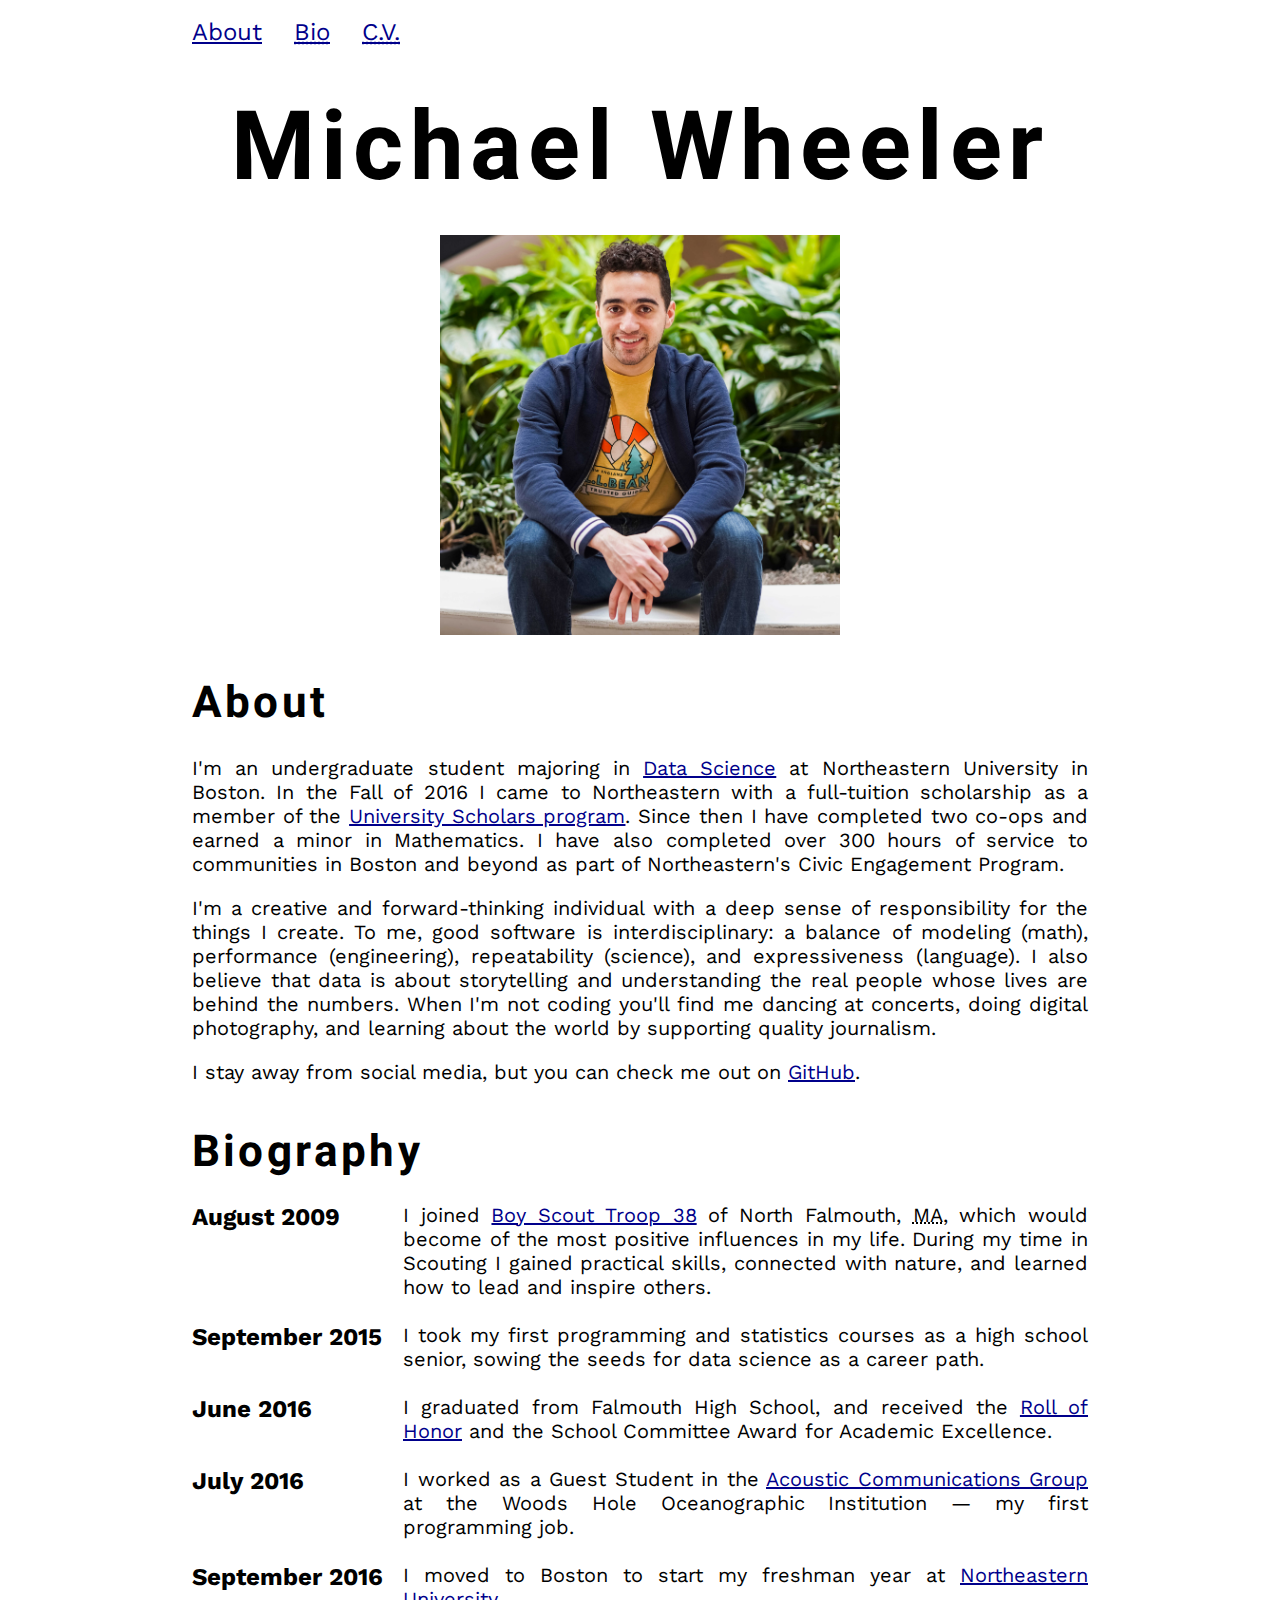
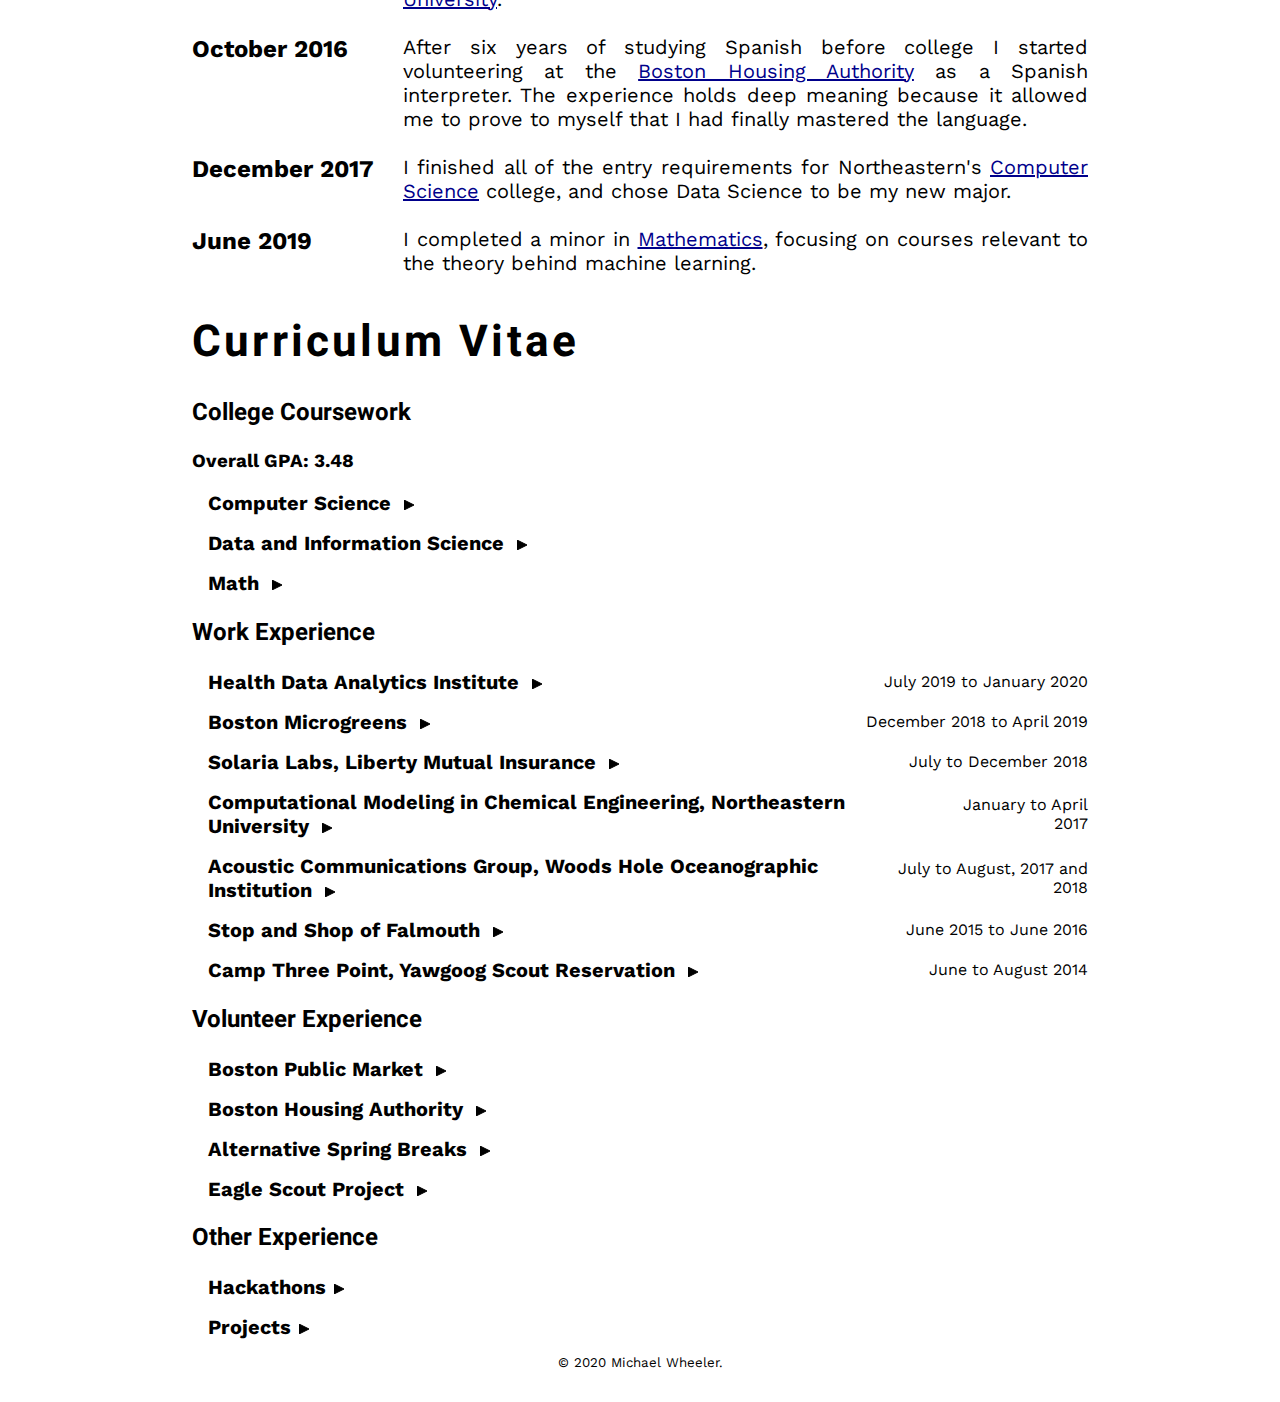
<file: index.html>
<!DOCTYPE html>
<html lang=en>

<head>
    <meta charset="utf-8">
    <meta name="viewport" content="width=device-width, initial-scale=1">
    <meta name="author" content="Michael Wheeler">
    <title>Michael Wheeler</title>
    <link href="https://fonts.googleapis.com/css?family=Heebo:800|Work+Sans&display=swap" rel="stylesheet">
    <link href="main.css" rel="stylesheet">
    <link rel="stylesheet" href="name-resizes.css">
    <link rel="stylesheet" href="screens-768.css">
    <link rel="stylesheet" href="screens-500.css">
</head>

<body>

<nav role="navigation">
    <ul>
        <li><a href="#about">About</a></li>
        <li><a href="#bio"><abbr title="Biography">Bio</abbr></a></li>
        <li><a href="#cv"><abbr title="Curriculum Vitae">C.V.</abbr></a></li>
    </ul>
</nav>

<header>
    <h1 id="big-name">Michael Wheeler</h1>
    <img id="profile-pic" src="profile_plants_bpl.jpg"
         alt="Michael Wheeler sitting and smiling next to some plants inside the Boston Public Library.">
</header>

<main role="main">
    <section id="about">
        <h1 class="section-header">About</h1>

        <p class="about-text">
            I'm an undergraduate student majoring in <a
                href="https://www.khoury.northeastern.edu/program/data-science-bs/" target="_blank">Data Science</a> at
            Northeastern University in Boston. In the Fall of 2016 I came to Northeastern with a full-tuition
            scholarship as a member of the <a href="https://www.northeastern.edu/universityscholars/" target="_blank">University
            Scholars program</a>. Since then I have completed two co-ops and earned a minor in Mathematics. I have also
            completed over 300 hours of service to communities in Boston and beyond as part of Northeastern's Civic
            Engagement Program.
        </p>
        <p class="about-text">
            I'm a creative and forward-thinking individual with a deep sense of responsibility for the things I create.
            To me, good software is interdisciplinary: a balance of modeling (math), performance (engineering),
            repeatability (science), and expressiveness (language). I also believe that data is about storytelling and
            understanding the real people whose lives are behind the numbers. When I'm not coding you'll find me dancing
            at concerts, doing digital photography, and learning about the world by supporting quality journalism.</p>
        <p class="about-text">
            I stay away from social media, but you can check me out on <a href="https://github.com/mikewheel"
                                                                          target="_blank">GitHub</a>.
        </p>
    </section>

    <section id="bio">
        <h1 class="section-header">Biography</h1>
        <div class="bio-list">
            <h2 class="bio-item-date">August 2009</h2>
            <span class="bio-item-desc">
            I joined <a href="http://www.troop38.info/" target="_blank">Boy Scout Troop 38</a> of North Falmouth, <abbr
                    title="Massachusetts">MA</abbr>, which would become of the most positive influences in my life. During my time in Scouting I gained practical skills, connected with nature, and learned how to lead and inspire others.
        </span>

            <h2 class="bio-item-date">September 2015</h2>
            <span class="bio-item-desc">
            I took my first programming and statistics courses as a high school senior, sowing the seeds for data science as a career path.
        </span>

            <h2 class="bio-item-date">June 2016</h2>
            <span class="bio-item-desc">
            I graduated from Falmouth High School, and received the <a
                    href="https://www.capenews.net/falmouth/news/falmouth-high-school-class-of-offered-wisdom-advice/article_d684e8af-48d1-57d2-ad56-dda23b098625.html"
                    target="_blank"> Roll of Honor</a> and the School Committee Award for Academic Excellence.
        </span>

            <h2 class="bio-item-date">July 2016</h2>
            <span class="bio-item-desc">
            I worked as a Guest Student in the <a href="https://acomms.whoi.edu/" target="_blank">Acoustic Communications Group</a> at the Woods Hole Oceanographic Institution — my first programming job.
        </span>

            <h2 class="bio-item-date">September 2016</h2>
            <span class="bio-item-desc">
            I moved to Boston to start my freshman year at <a href="http://www.northeastern.edu/" target="_blank">Northeastern University</a>.
        </span>

            <h2 class="bio-item-date">October 2016</h2>
            <span class="bio-item-desc">
            After six years of studying Spanish before college I started volunteering at the <a
                    href="https://www.bostonhousing.org/en/VIP.aspx" target="_blank">Boston Housing Authority</a> as a Spanish interpreter. The experience holds deep meaning because it allowed me to prove to myself that I had finally mastered the language.
        </span>

            <h2 class="bio-item-date">December 2017</h2>
            <span class="bio-item-desc">
            I finished all of the entry requirements for Northeastern's <a href="https://www.khoury.northeastern.edu/"
                                                                           target="_blank">Computer Science</a> college, and chose Data Science to be my new major.
        </span>

            <h2 class="bio-item-date">June 2019</h2>
            <span class="bio-item-desc">
            I completed a minor in <a
                    href="http://catalog.northeastern.edu/undergraduate/science/mathematics/mathematics-minor/"
                    target="_blank">Mathematics</a>, focusing on courses relevant to the theory behind machine learning.
        </span>
        </div>
    </section>

    <section id="cv">
        <h1 class="section-header">Curriculum Vitae</h1>

        <section id="college-coursework">
            <h2 class="cv-subsection-header">College Coursework</h2>
            <h3>Overall GPA: 3.48</h3>

            <details>
                <summary><b class="cv-summary-text">Computer Science</b>
                    <span class="details-icon"></span></summary>
                <div class="cv-course-list">
                    <span class="cv-course-number">CS 4120</span>
                    <span class="cv-course-name">Natural Language Processing</span>
                    <span class="cv-course-grade">S</span>

                    <span class="cv-course-number">CS 4800</span>
                    <span class="cv-course-name">Algorithms and Data</span>
                    <span class="cv-course-grade">B</span>

                    <span class="cv-course-number">CS 4100</span>
                    <span class="cv-course-title">Artificial Intelligence</span>
                    <span class="cv-course-grade">A</span>

                    <span class="cv-course-number">CS 3500</span>
                    <span class="cv-course-title">Object-Oriented Design</span>
                    <span class="cv-course-grade">B+</span>


                    <span class="cv-course-number">CS 3200</span>
                    <span class="cv-course-title">Database Design</span>
                    <span class="cv-course-grade">A-</span>


                    <span class="cv-course-number">CS 2800</span>
                    <span class="cv-course-title">Logic and Computation</span>
                    <span class="cv-course-grade">B</span>


                    <span class="cv-course-number">CS 2510</span>
                    <span class="cv-course-title">Fundamentals 2</span>
                    <span class="cv-course-grade">B</span>


                    <span class="cv-course-number">CS 2500</span>
                    <span class="cv-course-title">Fundamentals 1</span>
                    <span class="cv-course-grade">A</span>


                    <span class="cv-course-number">CS 1800</span>
                    <span class="cv-course-title">Discrete Structures</span>
                    <span class="cv-course-grade">A</span>


                    <span class="cv-course-number">CS 1210</span>
                    <span class="cv-course-title">Co-op Prep</span>
                    <span class="cv-course-grade">A</span>

                </div>
            </details>

            <details>
                <summary><b class="cv-summary-text">Data and Information Science</b>
                    <span class="details-icon"></span></summary>
                <div class="cv-course-list">
                    <span class="cv-course-number">DS 4400</span>
                    <span class="cv-course-name">Introduction to Machine Learning 1</span>
                    <span class="cv-course-grade">A</span>

                    <span class="cv-course-number">DS 4300</span>
                    <span class="cv-course-name">Large Scale Information Storage and Retrieval</span>
                    <span class="cv-course-grade">C</span>

                    <span class="cv-course-number">DS 4200</span>
                    <span class="cv-course-name">Information Visualization</span>
                    <span class="cv-course-grade">A</span>

                    <span class="cv-course-number">DS 4100</span>
                    <span class="cv-course-name">Data Collection and Analysis</span>
                    <span class="cv-course-grade">A</span>

                    <span class="cv-course-number">IS 2000</span>
                    <span class="cv-course-name">Principles of Information Science</span>
                    <span class="cv-course-grade">A</span>
                </div>
            </details>

            <details>
                <summary><b class="cv-summary-text">Math</b>
                    <span class="details-icon"></span></summary>
                <div class="cv-course-list">
                    <span class="cv-course-number">MATH 4581</span>
                    <span class="cv-course-name">Statistics and Stochastic Processes</span>
                    <span class="cv-course-grade">B+</span>

                    <span class="cv-course-number">MATH 3081</span>
                    <span class="cv-course-name">Probability and Statistics</span>
                    <span class="cv-course-grade">A</span>

                    <span class="cv-course-number">MATH 2331</span>
                    <span class="cv-course-name">Linear Algebra</span>
                    <span class="cv-course-grade">A-</span>

                    <span class="cv-course-number">MATH 2321</span>
                    <span class="cv-course-name">Calculus 3 for Engineers</span>
                    <span class="cv-course-grade">A-</span>

                    <span class="cv-course-number">MATH 1342</span>
                    <span class="cv-course-name">Calculus 2 for Engineers</span>
                    <span class="cv-course-grade">B</span>
                </div>
            </details>
        </section>

        <section id="work-experience">
            <h2 class="cv-subsection-header">Work Experience</h2>
            <ol class="cv-experience-list" reversed>
                <li class="cv-experience">
                    <details>
                        <summary>
                        <span class="cv-experience-summary-with-date">
                            <span class="cv-experience-place">
                                <b class="cv-summary-text">Health Data Analytics Institute</b>
                                <span class="details-icon"></span>
                            </span>
                            <span class="cv-experience-time">July 2019 to January 2020</span>
                        </span>
                        </summary>
                        <p>I designed a prototype of a computer-assisted coding platform that brought in $2 to 3 million
                            of continued funding for further development. I also contributed to the construction of an
                            <abbr title="Application Programming Interface">API</abbr> for delivering model predictions
                            to clients with a focus on extensibility across different algorithms and data formats. <a
                                    href="http://www.hda-institute.com/" target="_blank">(link)</a>
                        </p>
                    </details>
                </li>

                <li class="cv-experience">
                    <details>
                        <summary>
                        <span class="cv-experience-summary-with-date">
                            <span class="cv-experience-place">
                                <b class="cv-summary-text">Boston Microgreens</b>
                            <span class="details-icon"></span></span>
                            <span class="cv-experience-time">December 2018 to April 2019</span>
                        </span>
                        </summary>
                        <p>I served as Lead Software Engineer for a team of six developers. I led sprint meetings,
                            managed team workflow across Github and Slack, and collaborated with the <abbr
                                    title="Chief Executive Officer">CEO</abbr> to hire two co-ops for the Fall semester.
                            Under my leadership the team developed a minimum viable solution for greenhouse inventory
                            management in eight weeks. <a href="https://www.microgreens.boston/"
                                                          target="_blank">(link)</a>
                        </p>
                    </details>
                </li>

                <li class="cv-experience">
                    <details>
                        <summary>
                        <span class="cv-experience-summary-with-date">
                            <span class="cv-experience-place">
                                <b class="cv-summary-text">Solaria Labs, Liberty Mutual Insurance</b>
                                <span class="details-icon"></span>
                            </span>
                            <span class="cv-experience-time">July to December 2018</span>
                        </span>
                        </summary>
                        <p>I worked on the expansion of the Total Home Score project, leveraging cutting-edge data
                            processing and visualization tools to create a quality assurance solution scaled to over 50
                            million new addresses. I also joined together the Dask and Luigi libraries in Python to
                            achieve the efficient distributed execution of data pipelines on larger-than-memory
                            datasets. <a href="https://www.solarialabs.com/" target="_blank">(link)</a>
                        </p>
                    </details>
                </li>

                <li class="cv-experience">
                    <details>
                        <summary>
                        <span class="cv-experience-summary-with-date">
                            <span class="cv-experience-place">
                                <b class="cv-summary-text">Computational Modeling in Chemical Engineering,
                                Northeastern University</b>
                            <span class="details-icon"></span>
                            </span>
                            <span class="cv-experience-time">January to April 2017</span>
                        </span>
                        </summary>
                        <p>I did a semester of directed research, improving the data representations backing a Django
                            solution used by researchers to catalogue and predict complex chemical kinetics. <a
                                    href="https://web.northeastern.edu/comocheng/" target="_blank">(link)</a>
                        </p>
                    </details>
                </li>

                <li class="cv-experience">
                    <details>
                        <summary>
                        <span class="cv-experience-summary-with-date">
                            <span class="cv-experience-place">
                                <b class="cv-summary-text">Acoustic Communications Group, Woods Hole Oceanographic Institution</b>
                                <span class="details-icon"></span>
                            </span>
                            <span class="cv-experience-time">July to August, 2017 and 2018</span>
                        </span>
                        </summary>
                        <p>I conducted hardware and firmware testing of acoustic device prototypes, and maintained a
                            testing framework which included a Django app to display results. I also collaborated with
                            engineers on a rudimentary data pipeline to preprocess sonar recordings for a system
                            developed under the <abbr title="Defense Advanced Research Projects Agency">DARPA</abbr> <a
                                    href="https://www.darpa.mil/program/assured-arctic-awareness" target="_blank">
                                Future Arctic Sensing Technologies</a> project. <a href="https://acomms.whoi.edu/"
                                                                                   target="_blank">(link)</a>
                        </p>
                    </details>
                </li>

                <li class="cv-experience">
                    <details>
                        <summary>
                        <span class="cv-experience-summary-with-date">
                            <span class="cv-experience-place">
                                <b class="cv-summary-text">Stop and Shop of Falmouth</b>
                                <span class="details-icon"></span>
                            </span>
                            <span class="cv-experience-time">June 2015 to June 2016</span>
                        </span>
                        </summary>
                        <p>I was a cashier and grocery bagger during high school.</p></details>
                </li>

                <li class="cv-experience">
                    <details>
                        <summary>
                        <span class="cv-experience-summary-with-date">
                            <span class="cv-experience-place">
                                <b class="cv-summary-text">Camp Three Point, Yawgoog Scout Reservation</b>
                                <span class="details-icon"></span>
                            </span>
                            <span class="cv-experience-time">June to August 2014</span>
                        </span>
                        </summary>
                        <p>I was a camp counselor on the Challenge Course. My responsibilities included belaying, course
                            setup, and leading scouts through high- and low-ropes programs <a
                                    href="https://www.yawgoog.org/camp-three-point.html" target="_blank">(link)</a>
                        </p>
                    </details>
                </li>
            </ol>
        </section>

        <section id="volunteer-experience">
            <h2 class="cv-subsection-header">Volunteer Experience</h2>
            <ol class="cv-experience-list" reversed>
                <li class="cv-experience">
                    <details>
                        <summary>
                        <span class="cv-experience-place"><b class="cv-summary-text">Boston Public Market</b>
                            <span class="details-icon"></span></span>
                        </summary>
                        <p>I manned the info desk, assisted visitors, and provided support for special events.
                            <a href="https://bostonpublicmarket.org/" target="_blank">(link)</a>
                        </p>
                    </details>
                </li>

                <li class="cv-experience">
                    <details>
                        <summary>
                        <span class="cv-experience-place"><b class="cv-summary-text">Boston Housing Authority</b>
                        <span class="details-icon"></span></span>
                        </summary>
                        <p>
                            I answered the Spanish line, translating requests for maintenance and application status
                            checks from Boston residents to Housing Authority staff. I also occasionally did live
                            interpreting for community events and for meetings with Housing officers.
                            <a href="https://www.bostonhousing.org/en/VIP.aspx" target="_blank">(link)</a>
                        </p>
                    </details>
                </li>

                <li class="cv-experience">
                    <details>
                        <summary>
                        <span class="cv-experience-place"><b class="cv-summary-text">Alternative Spring Breaks</b>
                        <span class="details-icon"></span></span>
                        </summary>
                        <p>
                            I traveled with service groups with Northeastern twice. The first trip was in 2017 to the
                            Washita Battlefield National Historic Site in Roger Mills County, Oklahoma where we worked
                            on invasive species removal and other land management tasks. The second was in 2018 to the
                            Island School in Eleuthera, The Bahamas where we assisted researchers with tagging sea
                            turtles. <a
                                href="https://www.northeastern.edu/communityservice/for-students/programs/alternative-spring-break/"
                                target="_blank">(link)</a>
                        </p>
                    </details>
                </li>

                <li class="cv-experience">
                    <details>
                        <summary>
                        <span class="cv-experience-place"><b class="cv-summary-text">Eagle Scout Project</b>
                        <span class="details-icon"></span></span>
                        </summary>
                        <p>
                            I led a crew in the removal of over 200 golf balls from old driving range as part of its
                            conversion to a public park. My crew also cleaned up invasive species and saved a tree from
                            a vine grown <em>three inches thick</em>. <a
                                href="https://300committee.org/conservation-lands/teaticket-park/" target="_blank">(link)</a>
                        </p>
                    </details>
                </li>
            </ol>
        </section>

        <section id="other-experience">
            <h2 class="cv-subsection-header">Other Experience</h2>

            <details>
                <summary><b class="cv-summary-text">Hackathons</b><span class="details-icon"></span></summary>
                <ol class="cv-other-list">
                    <li><p>HackBeanpot 2019
                        <a href="https://github.com/mikewheel/facebook-audit"
                           target="_blank"><strong>Winner!</strong></a></p>
                    </li>
                    <li><p>HackUMass 2018</p></li>
                    <li><p>BostonHacks 2017, 2018</p></li>
                    <li><p>HuskyHacks 2016</p></li>
                </ol>
            </details>

            <details>
                <summary><b class="cv-summary-text">Projects</b><span class="details-icon"></span></summary>
                <ul class="cv-other-list">
                    <li><p><a href="https://openai.com/blog/better-language-models/">GPT-2</a> for generative song
                        lyrics: <a href="https://github.com/mikewheel/ghostwriter">code</a>,
                        <a href="https://docs.google.com/document/d/11hM9KWkKIrts3BuVKGp8PvXTBsQDE72BfRXPBnHWl1g/edit?usp=sharing">paper</a>
                        for project submission</p>
                    </li>
                    <li><p>Graphical understanding of Wikipedia: <a
                            href="https://github.com/mikewheel/wikipedia-graph-extraction">code</a>, <a
                            href="https://docs.google.com/document/d/1g2AhvFBKZ3k3pVcNbZZR0jA_35G7m_joKIRI1uOS7Ig/edit?usp=sharing">paper</a>
                        for project submission</p>
                    </li>
                    <li><p>Literature review on natural language <abbr title="User interfaces">UIs</abbr> in mobile
                        health: in progress</p></li>
                </ul>
            </details>
        </section>

    </section>
</main>

<footer role="contentinfo">
    <span><small>&copy; 2020 Michael Wheeler.</small></span>
    <div>
        <small id="debug"></small>
    </div>
</footer>
</body>
</html>
</file>
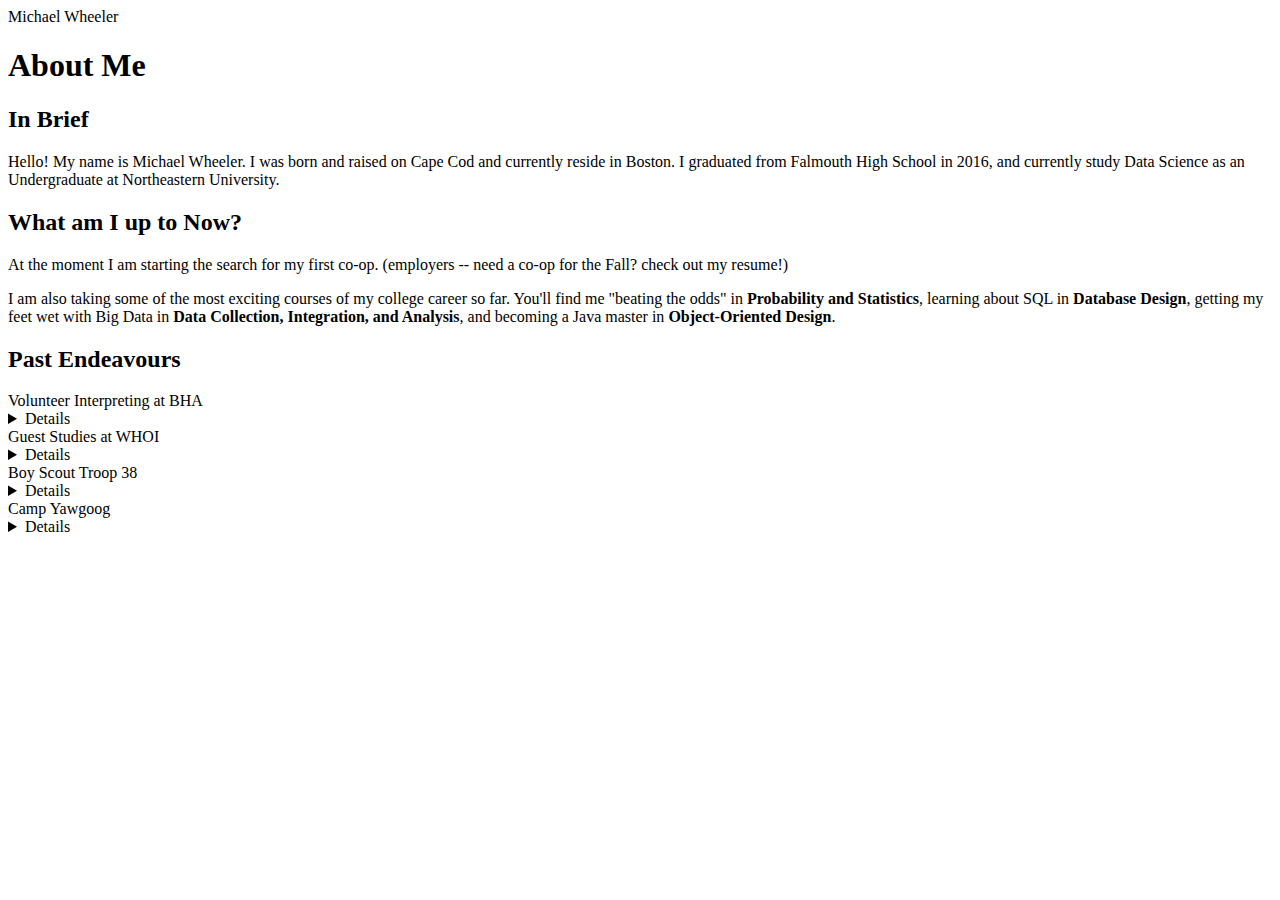
<file: about.html>
<html>
<head>
</head>
<body>
 <nav></nav>
 <header>
  Michael Wheeler
 </header>
 <main>
   <h1>About Me</h1>
   <article>
     <section>
      <h2>In Brief</h2>
      <p>
       Hello! My name is Michael Wheeler. I was born and raised on Cape Cod and currently reside in Boston.
       I graduated from Falmouth High School in 2016, and currently study Data Science as an Undergraduate at 
       Northeastern University.  
      </p>
     </section>
     <section>
      <h2>What am I up to Now?</h2>
       <p>
       At the moment I am starting the search for my first co-op.
       (employers -- need a co-op for the Fall? check out my <a href"resume.html">resume</a>!)
       </p>
       <p> <!-- TODO -- make this a UL? -->
       I am also taking some of the most exciting courses of my college career so far. You'll find me
       "beating the odds" in <b>Probability and Statistics</b>, learning about SQL in <b>Database Design</b>,
       getting my feet wet with Big Data in <b>Data Collection, Integration, and Analysis</b>, and becoming 
       a Java master in <b>Object-Oriented Design</b>.
       </p>
     </section>
     <section>
      <h2>Past Endeavours</h2>
        <summary>Volunteer Interpreting at BHA</summary>
        <details>
         <p>
         </p>
        </details>
        <summary>Guest Studies at WHOI</summary>
        <details>
         <p>
          Between July 2016 and August 2017 while not at school I worked as a Guest Student under the 
          <a href="acomms.whoi.edu">Acoustic Communications Group</a> at
          the <a href="whoi.edu">Woods Hole Oceanographic Institution</a> in Woods Hole, Massachusetts. 
          One project I had the privelige of contributing to was the brand-new WHOI 205118a -- a low-power solution 
          that makes use of Intel's Edison module to offer advanced control over Micro-modems and other acoustic 
          communications equipment during deployments. As the very first user of the 205118a, my work included
          testing and documenting its setup, configuration, and environmental limits and providing 
          feedback based on my results; as well as prepping boards for initial shipments to some of the Group's partners.
         </p>
         <p>
         
         </p>
        </details>
        <summary>Boy Scout Troop 38</summary>
        <details></details>
        <summary>Camp Yawgoog</summary>
        <details></details>
      <p>
     </section>
   </article>
 </main>
 <footer>
 </footer>
</body>
</html>
</file>
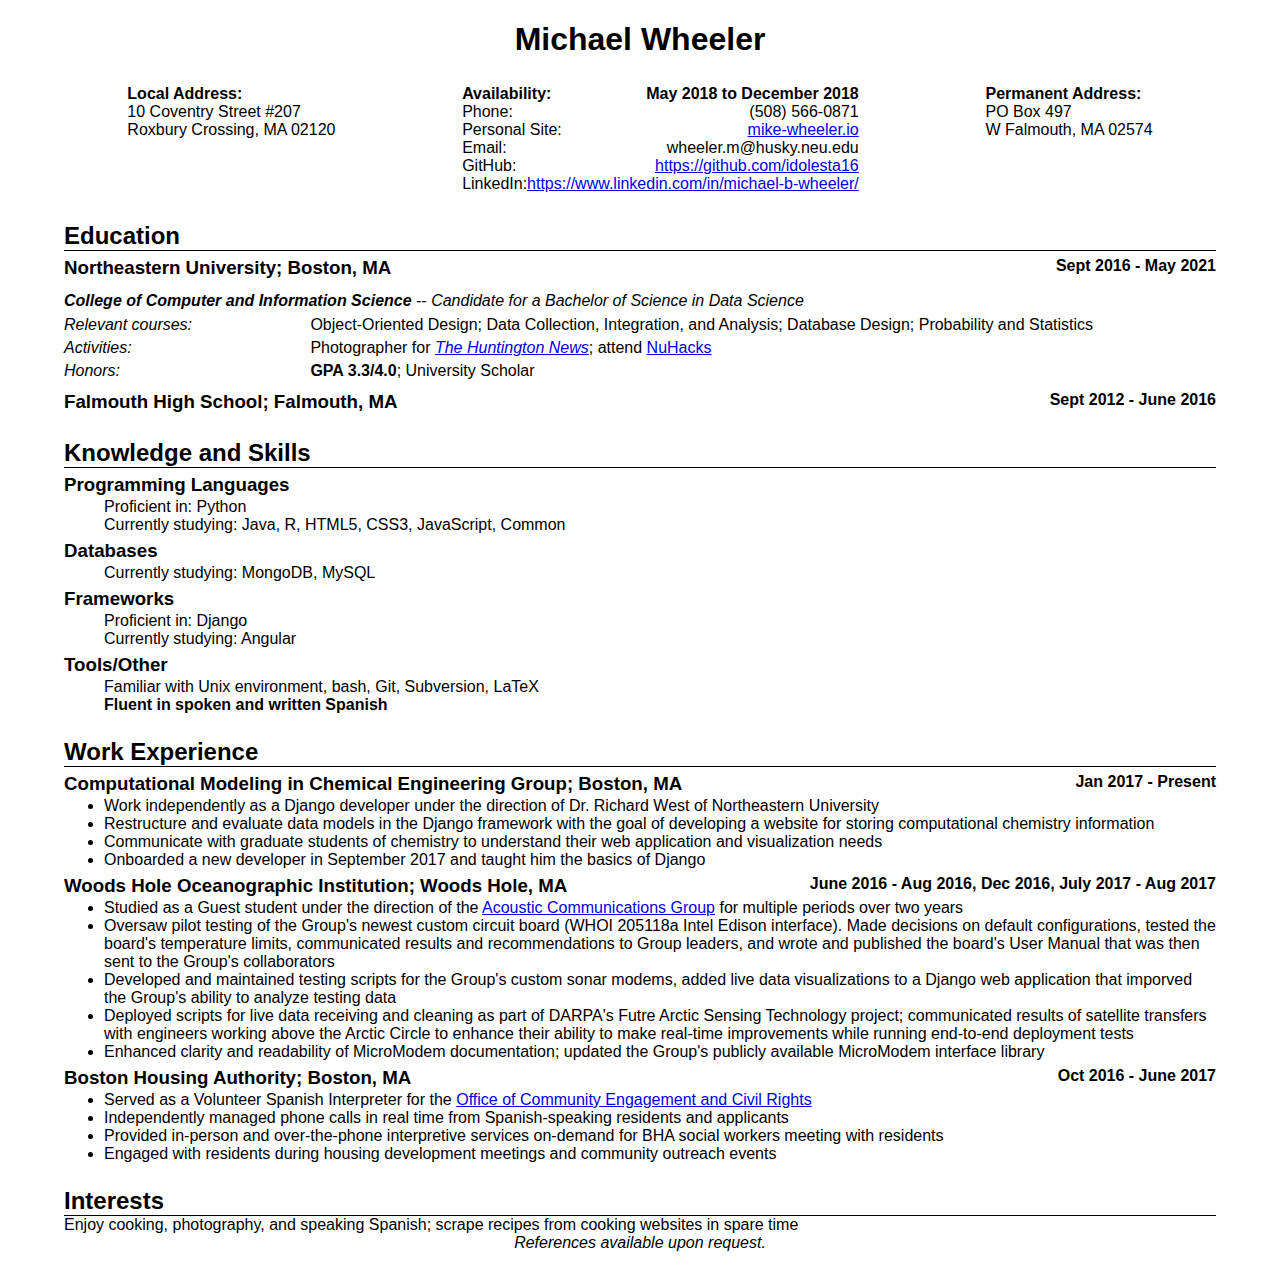
<file: resume.html>
<!DOCTYPE html>
<html>

<head>
  <meta charset="utf-8">
  <title>Resume -- Mike Wheeler dot io</title>
  <link rel="stylesheet" href="resume.css">
</head>

<body>

  <header>
    <h1 id="big-name">Michael Wheeler</h1>
    <div class="three-pane-container">
      <address id="address-local">
        <b>Local Address:</b><br>
        10 Coventry Street #207<br>
        Roxbury Crossing, MA 02120<br>
      </address>
      <div id="digital-contact-methods">
        <b>Availability: <span>May 2018 to December 2018</span></b><br>
        Phone: <span>(508) 566-0871</span><br>
        Personal Site: <span><a href="mike-wheeler.io">mike-wheeler.io</a></span><br>
        Email: <span>wheeler.m@husky.neu.edu</span><br>
        GitHub: <span><a href="https://github.com/idolesta16">
          https://github.com/idolesta16</a></span><br>
          LinkedIn: <span><a href="https://www.linkedin.com/in/michael-b-wheeler/">
          https://www.linkedin.com/in/michael-b-wheeler/
        </a></span><br>
      </div>
      <address id="address-permanent">
        <b>Permanent Address:</b><br>
        PO Box 497<br>
        W Falmouth, MA 02574<br>
      </address>
    </div>
  </header>

  <section id="education">
    <h2 class="section-header">Education</h2>
    <div class="indent-box-education detail-text">
        <div class="subsection-header">
          <h3 class="school-name">Northeastern University; Boston, MA</h3>
          <span class="date">Sept 2016 - May 2021</span>
        </div>
        <div style="grid-column: 1 / 3;" class="subsection-header">
          <i><b>College of Computer and Information Science</b> -- Candidate for a Bachelor of Science in Data Science</i><br>
        </div>
        <div class="left-indent"><i>Relevant courses: </i></div>
        <div class="right-indent detail-text">
          Object-Oriented Design; Data Collection, Integration, and Analysis; Database Design; Probability and Statistics<br>
        </div>
        <div class="left-indent"><i>Activities: </i></div>
        <div class="right-indent detail-text">
          Photographer for
          <a href="https://huntnewsnu.com"><i>The Huntington News</i></a>; attend <a href="http://hacks.io">NuHacks</a><br>
        </div>
        <div class="left-indent"><i>Honors: </i></div>
        <div class="right-indent detail-text">
          <b>GPA 3.3/4.0</b>; University Scholar<br>
        </div>

        <div class="subsection-header">
          <h3 class="school-name">Falmouth High School; Falmouth, MA</h3>
          <span class="date">Sept 2012 - June 2016</span>
        </div>
    </div>
  </section>

  <section id="computer-knowledge">
    <h2 class="section-header">Knowledge and Skills</h2>
    <div class="detail-text">
      <div class="subsection-header"><h3>Programming Languages</h3></div>
      <ul class="skills-list">
        <li>Proficient in: Python</li>
        <li>Currently studying: Java, R, HTML5, CSS3, JavaScript, Common </li>
      </ul>
      <div class="subsection-header"><h3>Databases</h3></div>
      <ul class="skills-list">
        <li>Currently studying: MongoDB, MySQL</li>
      </ul>
      <div class="subsection-header"><h3>Frameworks</h3></div>
      <ul class="skills-list">
        <li>Proficient in: Django</li>
        <li>Currently studying: Angular</li>
      </ul>
      <div class="subsection-header"><h3>Tools/Other</h3></div>
      <ul class="skills-list">
        <li>Familiar with Unix environment, bash, Git, Subversion, LaTeX</li>
        <li><b>Fluent in spoken and written Spanish</b></li>
      </ul>
    </div>

  </section>

  <section id="experience">
    <h2 class="section-header">Work Experience</h2>
    <div class="indent-box-work detail-text">
      <div class="subsection-header">
          <h3>Computational Modeling in Chemical Engineering Group; Boston, MA</h3>
          <span class="date">Jan 2017 - Present</span></div>
      <div class="detail-text">
        <ul class="job-description-list">
        <li>Work independently as a Django developer under the direction of Dr. Richard West of Northeastern University</li>
        <li>Restructure and evaluate data models in the Django framework with the goal of developing a website for storing computational chemistry information</li>
        <li>Communicate with graduate students of chemistry to understand their web application and visualization needs</li>
        <li>Onboarded a new developer in September 2017 and taught him the basics of Django</li>
        </ul>
      </div>
      <div class="subsection-header"><h3>Woods Hole Oceanographic Institution; Woods Hole, MA</h3>
           <div>
             <span class="date">June 2016 - Aug 2016,</span>
             <span class="date">Dec 2016,</span>
             <span class="date">July 2017 - Aug 2017</span></div>
      </div>
      <div class="detail-text">
        <ul class="job-description-list">
        <li>Studied as a Guest student under the direction of the <a href="https://acomms.whoi.edu">
             Acoustic Communications Group</a> for multiple periods over two years</li>
        <li>Oversaw pilot testing of the Group's newest custom circuit board (WHOI 205118a Intel Edison interface).
        Made decisions on default configurations, tested the board's temperature limits, communicated results and
        recommendations to Group leaders, and wrote and published the board's User Manual that was then sent to the Group's collaborators</li>
        <li>Developed and maintained testing scripts for the Group's custom sonar modems,
          added live data visualizations to a Django web application that imporved the Group's ability to analyze testing data</li>
        <li>Deployed scripts for live data receiving and cleaning as part of DARPA's Futre Arctic Sensing Technology project;
          communicated results of satellite transfers with engineers working above the
          Arctic Circle to enhance their ability to make real-time improvements while running end-to-end deployment tests</li>
        <li>Enhanced clarity and readability of MicroModem documentation;
          updated the Group's publicly available MicroModem interface library</li>
      </ul>
      </div>
      <div class="subsection-header"><h3>Boston Housing Authority; Boston, MA</h3>
          <span class="date">Oct 2016 - June 2017</span></div>
      <div class="detail-text">
        <ul class="job-description-list">
        <li>Served as a Volunteer Spanish Interpreter for the <a href="https://www.bostonhousing.org/en/VIP.aspx">Office of Community Engagement and Civil Rights</a></li>
        <li>Independently managed phone calls in real time from Spanish-speaking residents and applicants</li>
        <li>Provided in-person and over-the-phone interpretive services on-demand for BHA social workers meeting with residents</li>
        <li>Engaged with residents during housing development meetings and community outreach events</li>
      </ul>
      </div>
    </div>
  </section>

  <section id="interests">
    <h2 class="section-header">Interests</h2>
    <div class="detail-text">
      Enjoy cooking, photography, and speaking Spanish; scrape recipes from cooking websites in spare time
    </div>
  </section>

  <footer>References available upon request.</footer>
</body>

</html>
</file>
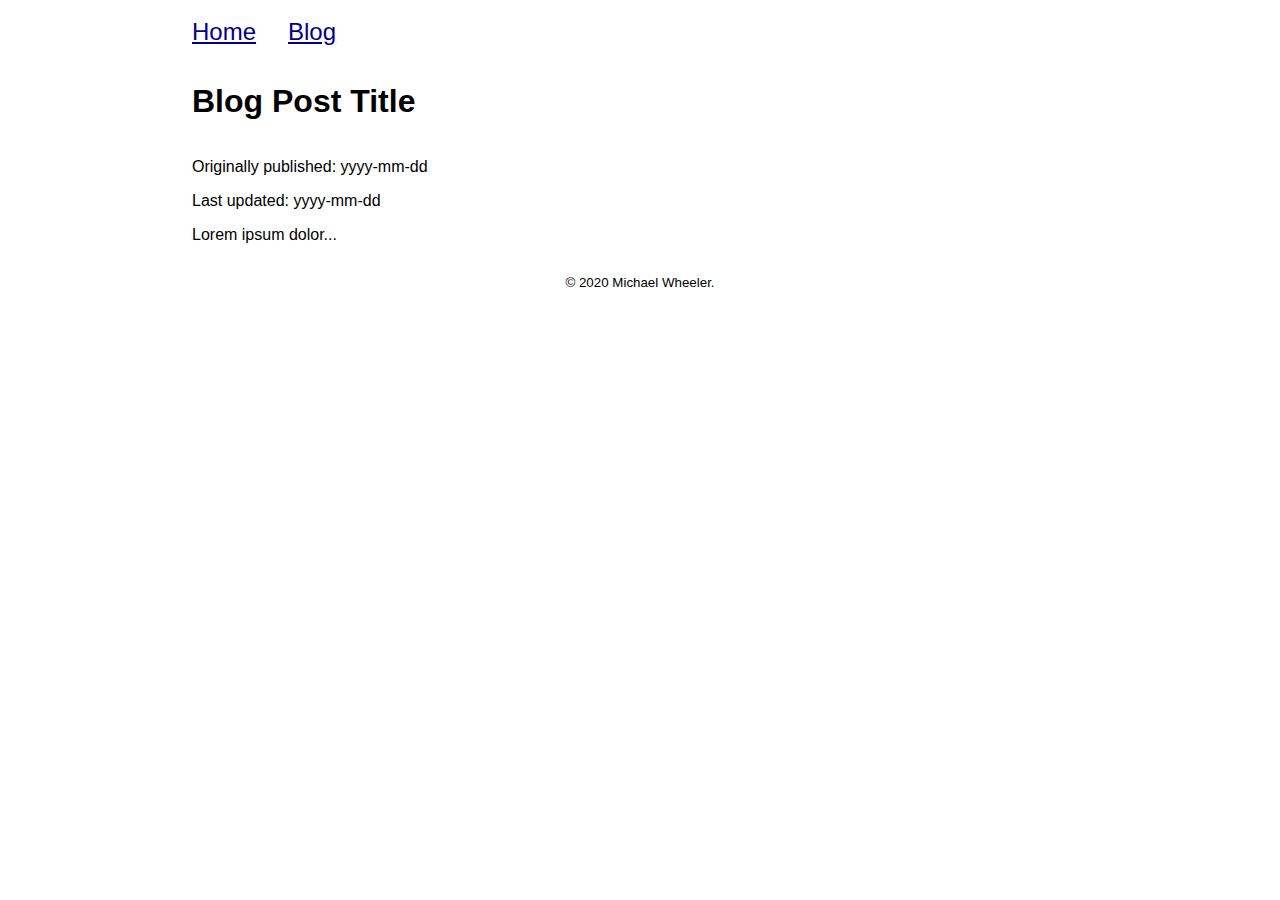
<file: blog/basic_post_template.html>
<!DOCTYPE html>
<html lang="en-US">

<head>
    <title>Basic Blog Post Template</title>  <!-- TODO -->

    <meta charset="utf-8">
    <meta name="viewport" content="width=device-width, initial-scale=1">
    <meta name="author" content="Michael Wheeler">
    <meta name="description" content="">  <!-- TODO -->

    <link href="/main.css" rel="stylesheet">
    <link href="/blog/main.css" rel="stylesheet">
</head>

<body>
<nav role="navigation">
    <ul>
        <li><a href="/index.html">Home</a></li>
        <li><a href="/blog/home.html">Blog</a></li>
    </ul>
</nav>

<main role="main">
    <article>
        <header>
            <h1>Blog Post Title</h1>
        </header>
        <section>
            <p>Originally published: yyyy-mm-dd</p>
            <p>Last updated: yyyy-mm-dd</p>
        </section>
        <section>
            <p>Lorem ipsum dolor...</p>
        </section>
    </article>
</main>

<footer role="contentinfo">
    <span><small>&copy; 2020 Michael Wheeler.</small></span>
    <div>
        <small id="debug"></small>
    </div>
</footer>

</body>

</html>
</file>
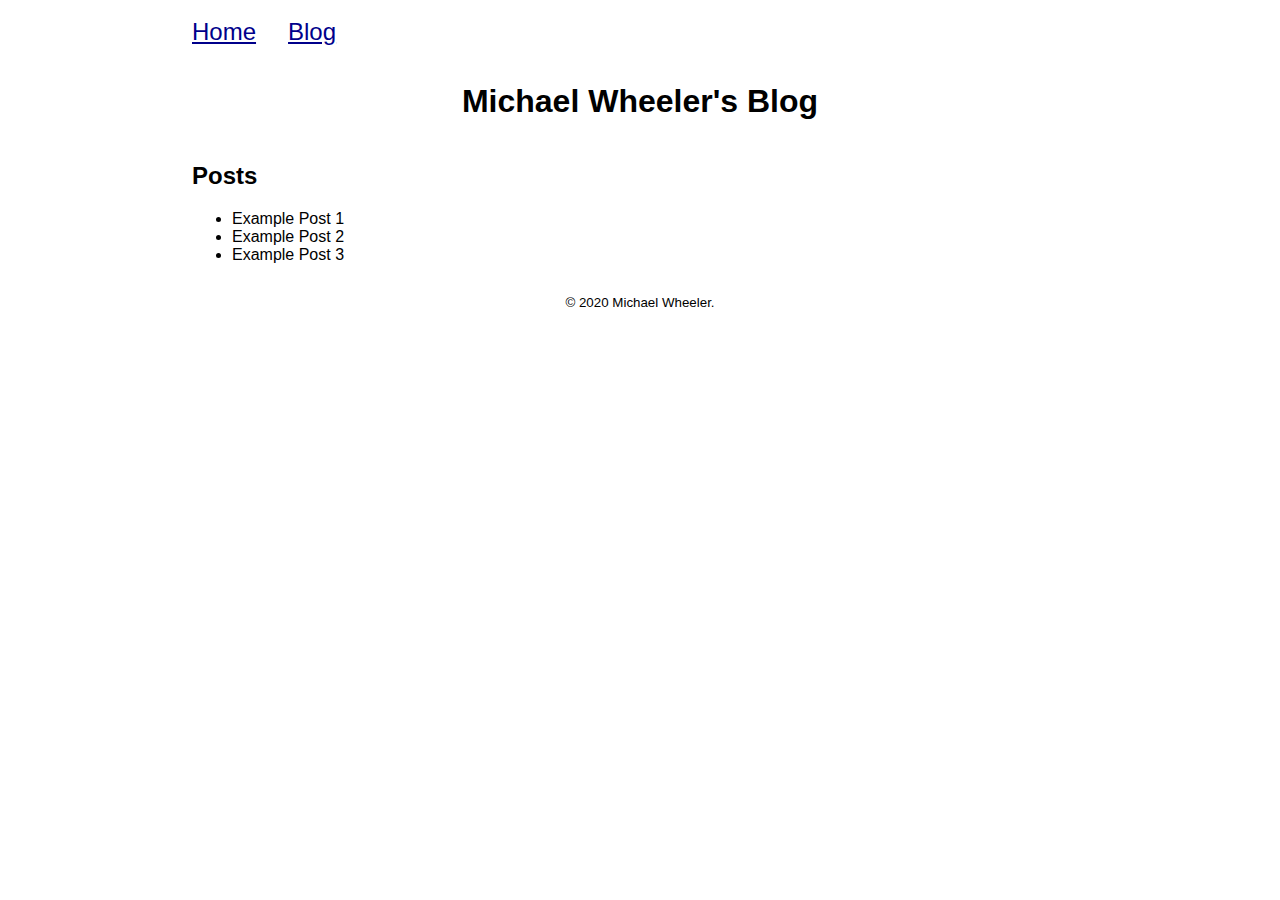
<file: blog/home.html>
<!DOCTYPE html>
<html lang="en-US">

<head>
    <title>Blog — Michael Wheeler</title>

    <meta charset="utf-8">
    <meta name="viewport" content="width=device-width, initial-scale=1">
    <meta name="author" content="Michael Wheeler">
    <meta name="description" content="Projects, tutorials, learning, and exploration.">  <!-- TODO -->

    <link href="/main.css" rel="stylesheet">
</head>

<body>
<nav role="navigation">
    <ul>
        <li><a href="/index.html">Home</a></li>
        <li><a href="/blog/home.html">Blog</a></li>
    </ul>
</nav>

<header>
    <h1>Michael Wheeler's Blog</h1>
</header>

<main role="main">
    <h2>Posts</h2>
    <ul>
        <li>Example Post 1</li>
        <li>Example Post 2</li>
        <li>Example Post 3</li>
    </ul>
</main>

<footer role="contentinfo">
    <span><small>&copy; 2020 Michael Wheeler.</small></span>
    <div>
        <small id="debug"></small>
    </div>
</footer>

</body>

</html>
</file>
<file: main.css>
/*
  Main stylesheet for my personal page.
  Written by Michael Wheeler.
 */

html {
    font-size: 16px;
}

/* Set the margins, default colors, and font */
body {
    background-color: white;
    color: black;
    font-family: 'Work Sans', sans-serif;
    margin: 2vh 15vw;
}

/* Set the font for page headers */
#big-name, .section-header, .cv-subsection-header {
    font-family: 'Heebo', sans-serif;
}

/* Make all the links a pretty shade of blue */
a {
    color: darkblue;
}

/* Justify all the paragaph text */
p {
    text-align: justify;
}

/* Make the font size in the paragraphs and other text a little bigger, justify */
.about-text, .bio-item-desc {
    font-size: 1.25rem;
    text-align: justify;
}

/* Make the navigation list elements display inline and flex */
nav ul {
    list-style: none;
    padding-left: 0;
    display: flex;
    justify-content: start;
}

nav li {
    display: inline;
    font-size: 1.5rem;
    padding-right: 2rem;
}

/* Center my big name and profile picture at the top of the page */
header {
    display: flex;
    flex-direction: column;
    align-items: center;
}

/* Set the font for my name at the top of the page. */
#big-name {
    font-size: 6rem;
    margin: 1rem 0;
    letter-spacing: 0.4rem;
}

#profile-pic {
    width: 90%;
    height: 90%;
    max-width: 400px;
    max-height: 400px;
}

/* "About", "Bio", "Curriculum Vitae" */
.section-header {
    font-size: 2.75rem;
    margin-top: 4%;
    margin-bottom: 2%;
    letter-spacing: 0.2rem;
}

/* Make the dates and the text in the bio section flex together */
.bio-list {
    list-style: none;
    padding-left: 0;

    display: grid;
    grid-template-rows: auto;
    grid-template-columns: [bio-date] max-content [bio-desc] 1fr;
    grid-gap: 1.5rem 1.25rem;
}

.bio-item-date {
    margin: 0;
}

/* "College Coursework", "Work Experience" */
.cv-subsection-header {
    font-size: 1.5rem;
}

/* Any of the text that displays in the summary of a details dropdown */
.cv-summary-text {
    font-size: 1.25rem;
}

/* Give the dropdown sections in the CV a little space between each other
   as well as a slight indent in from the headers above them. */
details {
    margin: 1em 0 0 1em;
}

/* Remove the triangle that goes with the summary dropdowns */
details > summary {
    list-style: none;
}

details > summary::-webkit-details-marker {
    display: none;
}

.details-icon {
    padding-left: 0.5em;
}

/* And replace it with a better icon that changes on open */
details .details-icon:after {
    content: url(right-arrow.svg);
}

details[open] .details-icon:after {
    content: url(down-arrow.svg);
}

/* Make the lists underneath the details sections line up with with the summary text above them. */
details ul, details ol {
    padding-left: 2.5%;
}

/* Make the grades justify away from the courses in the CV */
.cv-course-list {
    list-style: none;
    padding-left: 0;

    display: grid;
    grid-template-rows: auto;
    grid-template-columns: 10ch 1fr 2ch;
    grid-gap: 0.5rem 1.5rem;
    max-width: 50%;
}

.cv-experience-list {
    list-style: none;
    padding-left: 0;
}

/* Make the dates in the CV experiences justify away from the text of those headers. */
.cv-experience-summary-with-date {
    display: flex;
    flex-direction: row;
    justify-content: space-between;
    align-items: center;
}

.cv-experience-time {
    text-align: right;
}

.cv-other-list {
    list-style: none;
    padding-left: 0;
}

/* Center the copyright notice in the footer */
footer {
    min-height: 5vh;
    display: flex;
    flex-flow: column nowrap;
    justify-content: center;
    align-items: center;
}

#debug {
    color: grey;
}
</file>
<file: name-resizes.css>
/*
  Resizes for the header at the top of the page that displays my name.
  Because of how prominent it is it needed its own breakpoints.

  Written by Michael Wheeler.
 */

@media (max-width: 1170px) {
    #big-name {
        font-size: 4rem;
    }
}

@media (max-width: 826px) {
    #big-name {
        font-size: 3rem;
    }
}

@media (max-width: 482px) {
    #big-name {
        font-size: 2.5rem;
    }
}


@media (max-width: 348px) {
    #big-name {
        font-size: 2rem;
    }
}

@media (max-width: 304px) {
    #big-name {
        font-size: 1.5rem;
    }
}
</file>
<file: screens-768.css>
/*
  Resizes and adjustments for the 768px breakpoint (iPads).
  Written by Michael Wheeler.
 */

@media (max-width: 768px) {

    html {
        font-size: 12px;
    }

    .about-text, .bio-item-desc {
        font-size: 1rem;
    }

    .section-header {
        font-size: 2rem;
    }

    .bio-list {
        grid-template-columns: 1fr;
    }

    .bio-item-date {
        font-size: 1.25rem;
    }

    .cv-course-list {
        max-width: 100%;
    }

    .cv-experience-summary-with-date {
        display: inline;
    }

    .cv-experience-place {
        display: block;
    }

    .cv-experience-time {
        display: block;
        text-align: left;
    }

}
</file>
<file: screens-500.css>
/*
  Resizes and adjustments for the 496px breakpoint (smartphones).
  Written by Michael Wheeler.
 */
@media (max-width: 500px) {
    body {
        margin: 0 2.5vh;
    }

    nav li {
        font-size: 1rem;
    }
}
</file>
<file: resume.css>
body {
  display: flex;
  flex-direction: column;
  font-family: Helvetica, sans-serif;
  margin: 0 4em;
  min-height: 100vh;
}

header {
  align-items: center;
  display: flex;
  flex-direction: column;
}

.three-pane-container {
  display: flex;
  flex-flow: row nowrap;
  overflow: hidden;
  width: 100%;
  justify-content: space-around;
}

.three-pane-container > div, .three-pane-container > address {
  flex: 0 0 auto;
  margin: 0 2px;
  padding: 5px;
}

.three-pane-container span {
  float: right;
}

.three-pane-container > address {
  font-style: normal;
}

.big-name {
  display: flex;
  flex-direction: row;
  justify-content: center;
}

#digital-contact-methods {
  flex: 0 1 auto;
  font-size: 1em;
}

body > section {
  flex: 1;
}

footer {
  text-align: center;
  padding-bottom: 1em;
  font-style: italic;
}

.section-header {
  border-bottom: 1px solid black;
  margin-top: 1em;
  margin-bottom: 0;
}

.subsection-header {
  margin: 6px 0 2px 0;
}

.subsection-header > h3 {
  margin: 0;
}

.date {
  text-align: right;
  font-weight: bold;
}

.indent-box-education {
  display: grid;
  grid-template-columns: 1fr 4fr;
  grid-column-gap: 1.25em;
  grid-row-gap: 0.3em;
}

.indent-box-education > .subsection-header {
    grid-column: 1 / 3;
    display: flex;
    justify-content: space-between;
}

.left-indent {
  grid-column: 1 / 2;
}

.right-indent {
  grid-column: 2 / 3;
}

.detail-text {
  font-size: 1em;
}

.detail-text > ul {
  margin: 0;
}

.skills-list > li {
  list-style: none;
}

.indent-box-work {
  display: flex;
  flex-direction: column;
}

.indent-box-work > .subsection-header {
    display: flex;
    justify-content: space-between;
}



@media all and (max-width: 768px) {
  .three-pane-container > div, .three-pane-container > address {
    min-width: 0;
  }

  #digital-contact-methods {
    font-size: 0.8em;
  }

  .detail-text {
    font-size: 0.75em;
  }

  .subsection-header > h3 {
    font-size: 1.3em;
  }

}

@media print {
  body {
    margin: 0 2em;
  }

  a {
    text-decoration: none;
  }
  .three-pane-container > div, .three-pane-container > address {
    font-size: 1.5vw;
  }
  .three-pane-container > address {
    min-width: 0;
  }

  .section-header {
    margin-bottom: 0;
    margin-top: 0.25em;
  }

  .subsection-header {
    margin-top: 0.5em;
  }

  .detail-text {
    font-size: 1.5vw;
  }

  .indent-box-education, .indent-box-work{
    margin-bottom: 0;
  }

  footer {
    margin-top: 0.2em;
  }

  #digital-contact-methods {
    min-width: 0;
    font-size: 1.5vw;
  }
}
</file>
<file: blog/main.css>
header {
    display: flex;
    flex-direction: column;
    align-items: start;
}
</file>
